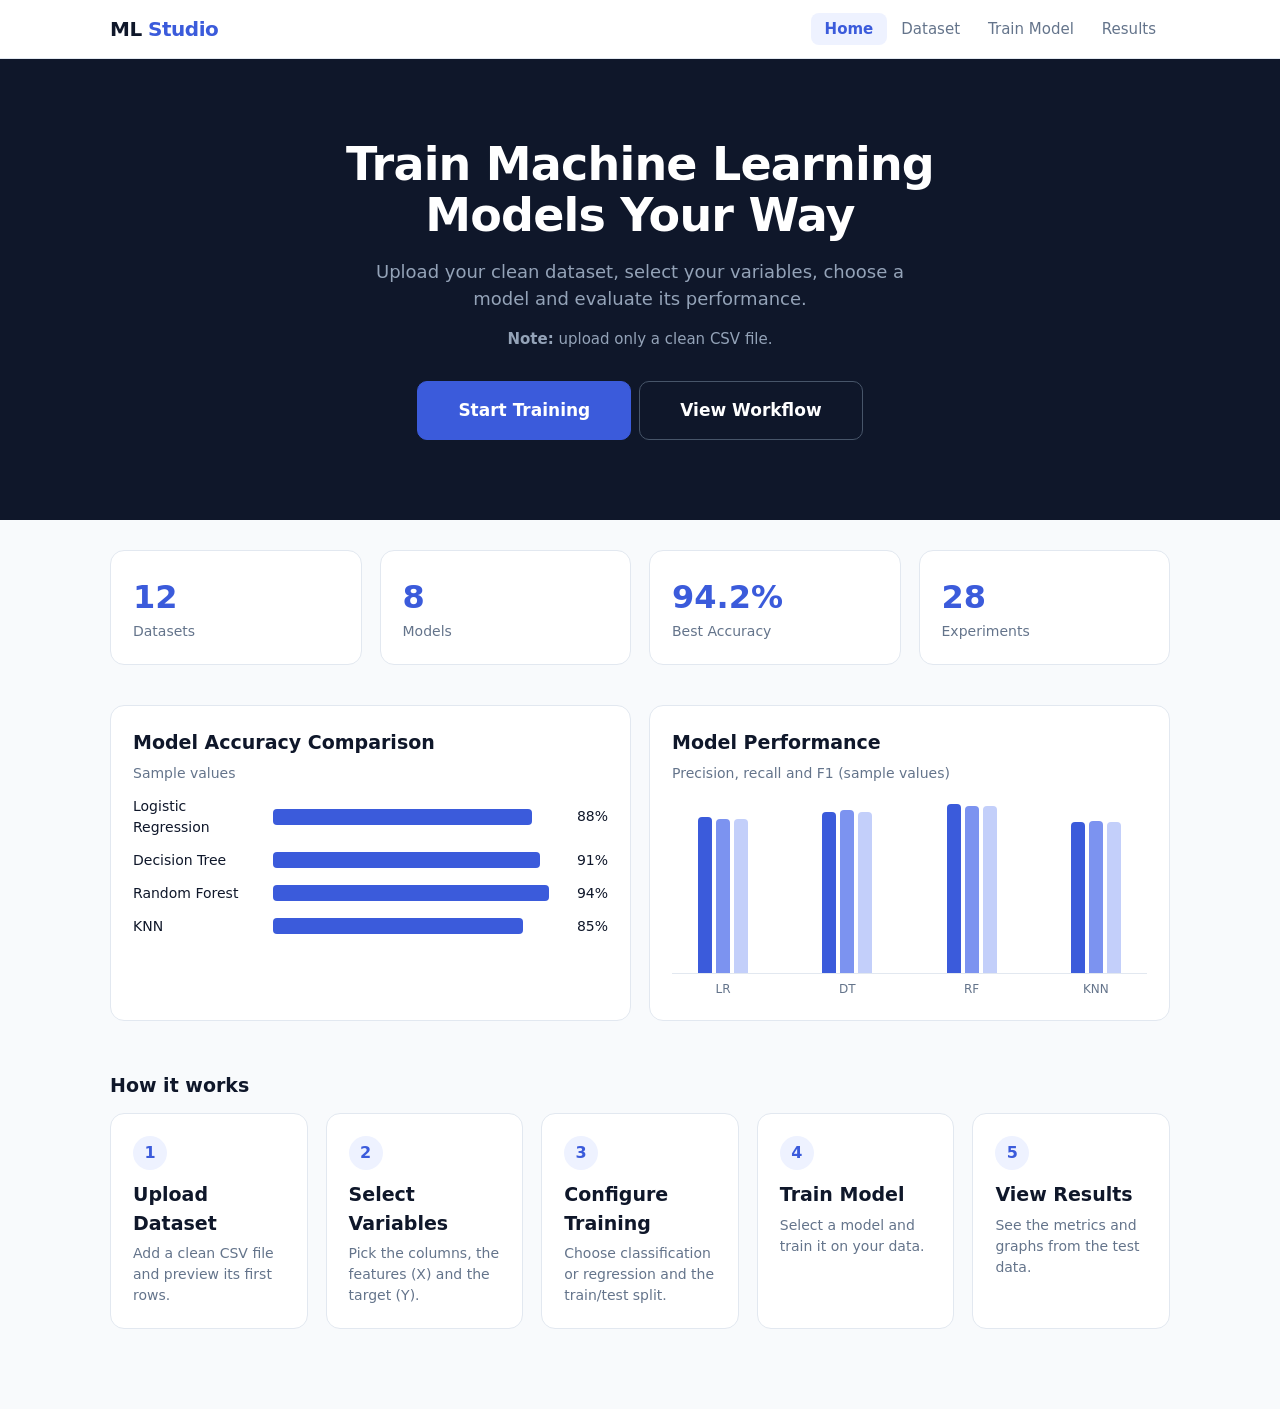
<file: index.html>
<!DOCTYPE html>
<html lang="en"><head><meta charset="UTF-8"><meta name="viewport" content="width=device-width, initial-scale=1">
<title>ML Studio</title><link rel="stylesheet" href="style.css"></head>
<body data-page="home">
<div id="top"></div>
<section class="hero">
  <h1>Train Machine Learning Models Your Way</h1>
  <p>Upload your clean dataset, select your variables, choose a model and evaluate its performance.</p>
  <p style="font-size:15px;margin-top:-14px"><b>Note:</b> upload only a clean CSV file.</p>
  <a class="btn big" href="upload.html">Start Training</a><a class="btn big out" href="#workflow">View Workflow</a>
</section>
<main>
  <div class="grid g4" style="margin-bottom:20px">
    <div class="card stat"><div class="n">12</div><div class="l">Datasets</div></div>
    <div class="card stat"><div class="n">8</div><div class="l">Models</div></div>
    <div class="card stat"><div class="n">94.2%</div><div class="l">Best Accuracy</div></div>
    <div class="card stat"><div class="n">28</div><div class="l">Experiments</div></div>
  </div>
  <div class="grid g2">
    <div class="card"><h2>Model Accuracy Comparison</h2><p class="mute">Sample values</p><div id="bars"></div></div>
    <div class="card"><h2>Model Performance</h2><p class="mute">Precision, recall and F1 (sample values)</p><div id="cols"></div></div>
  </div>
  <h2 id="workflow" style="margin:30px 0 14px">How it works</h2>
  <div class="grid g5">
    <div class="card step"><div class="n">1</div><h2>Upload Dataset</h2><p>Add a clean CSV file and preview its first rows.</p></div>
    <div class="card step"><div class="n">2</div><h2>Select Variables</h2><p>Pick the columns, the features (X) and the target (Y).</p></div>
    <div class="card step"><div class="n">3</div><h2>Configure Training</h2><p>Choose classification or regression and the train/test split.</p></div>
    <div class="card step"><div class="n">4</div><h2>Train Model</h2><p>Select a model and train it on your data.</p></div>
    <div class="card step"><div class="n">5</div><h2>View Results</h2><p>See the metrics and graphs from the test data.</p></div>
  </div>
</main>
<script src="script.js"></script></body></html>
</file>
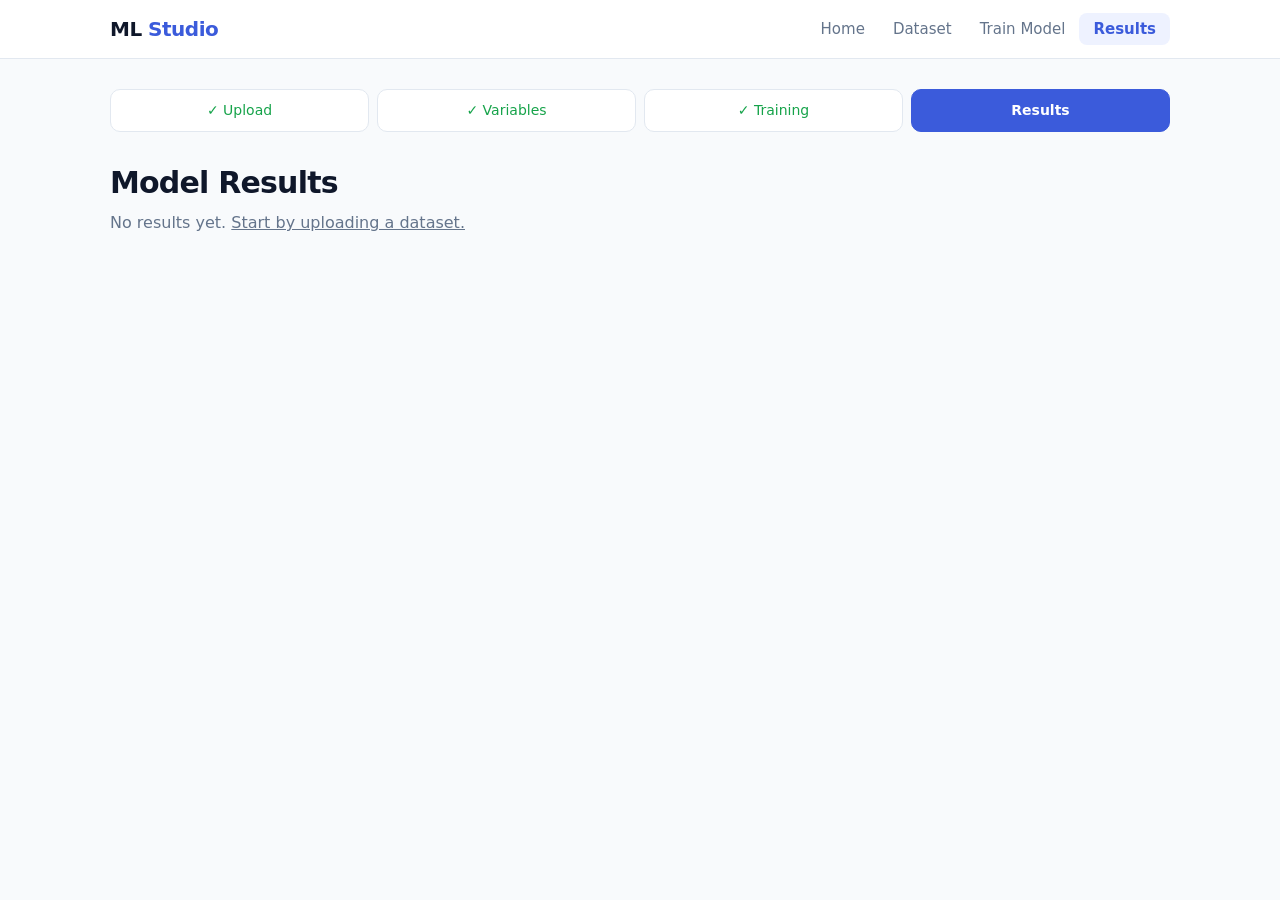
<file: result.html>
<!DOCTYPE html>
<html lang="en"><head><meta charset="UTF-8"><meta name="viewport" content="width=device-width, initial-scale=1">
<title>ML Studio</title><link rel="stylesheet" href="style.css"></head>
<body data-page="result">
<div id="top"></div>
<main>
  <div id="steps"></div>
  <h1>Model Results</h1>
  <p class="sub" id="none"></p>
  <div id="out" class="hide">
    <div class="grid g4" id="metrics" style="margin-bottom:20px"></div>
    <div class="grid g2 res" id="imgs"></div>
    <div class="grid g2">
      <div class="card"><h2>Summary</h2><div class="sum" id="sum" style="margin-top:12px"></div></div>
      <div class="card"><h2>Model Status</h2><p class="ok">✓ Model trained successfully</p><p class="ok">✓ Testing completed</p><p class="ok">✓ Results generated</p></div>
    </div>
    <a class="btn" href="upload.html">Train Another Model</a>
  </div>
</main>
<script src="script.js"></script></body></html>
</file>
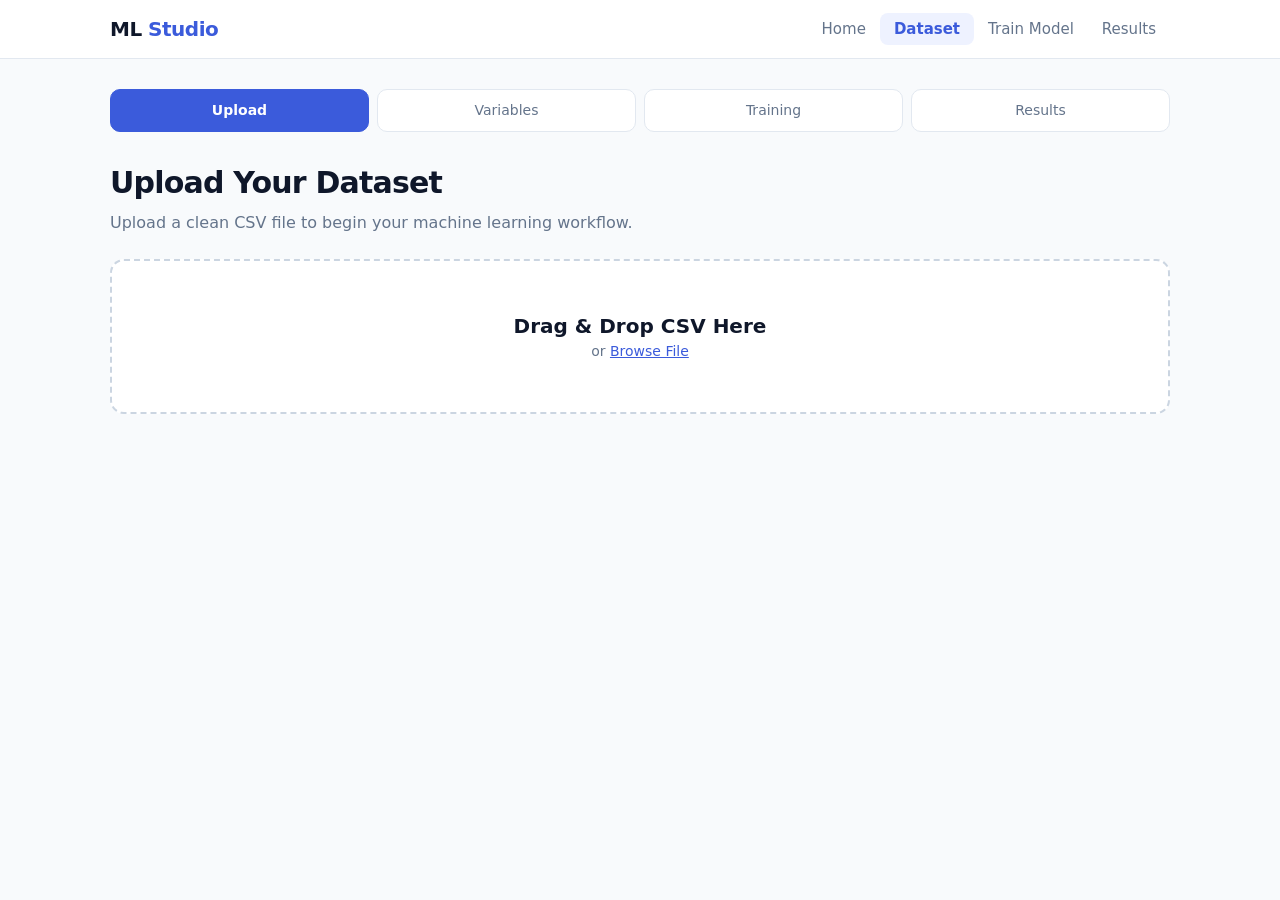
<file: train.html>
<!DOCTYPE html>
<html lang="en"><head><meta charset="UTF-8"><meta name="viewport" content="width=device-width, initial-scale=1">
<title>ML Studio</title><link rel="stylesheet" href="style.css"></head>
<body data-page="train">
<div id="top"></div>
<main>
  <div id="steps"></div>
  <h1>Train Your Model</h1>
  <p class="sub">Check your setup, pick a model and train it.</p>
  <div class="card"><h2>Configuration Summary</h2><div class="sum" id="sum" style="margin-top:12px"></div></div>
  <div class="card"><h2>Select Model</h2><div class="grid g5" id="models" style="margin-top:12px"></div></div>
  <a class="btn light" href="upload.html">Back</a>
  <button class="btn big" id="go">Train Model</button>
  <p class="err" id="err"></p>
</main>
<script src="script.js"></script></body></html>
</file>
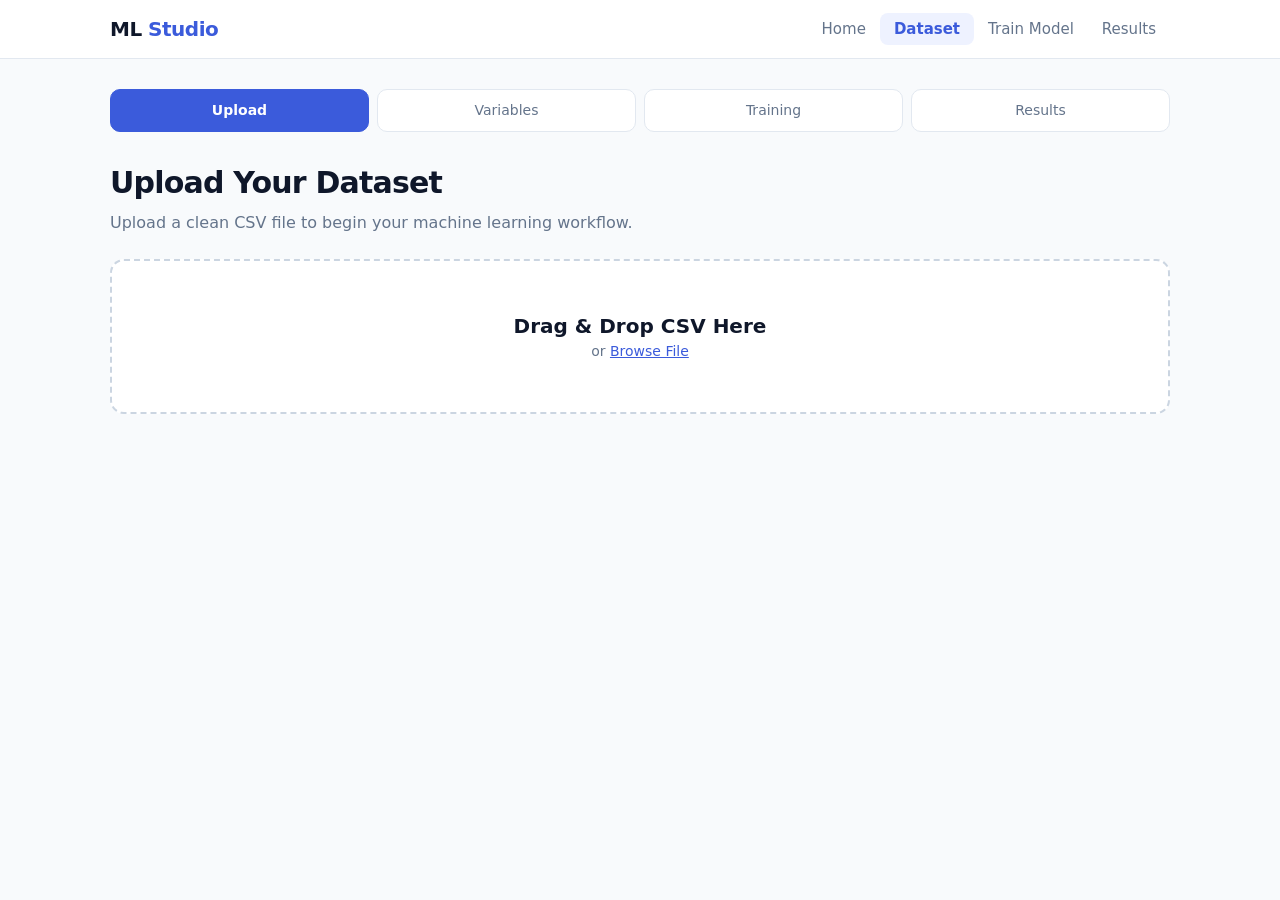
<file: upload.html>
<!DOCTYPE html>
<html lang="en"><head><meta charset="UTF-8"><meta name="viewport" content="width=device-width, initial-scale=1">
<title>ML Studio</title><link rel="stylesheet" href="style.css"></head>
<body data-page="upload">
<div id="top"></div>
<main>
  <div id="steps"></div>
  <h1>Upload Your Dataset</h1>
  <p class="sub">Upload a clean CSV file to begin your machine learning workflow.</p>
  <div class="drop" id="drop"><b>Drag &amp; Drop CSV Here</b><p class="mute">or <u>Browse File</u></p></div>
  <input type="file" id="file" accept=".csv" class="hide">
  <p class="err" id="err"></p>

  <div id="loaded" class="hide">
    <div class="card" style="margin-top:20px">
      <h2 id="fname"></h2><p id="fsize" class="mute"></p><p class="ok">✓ Dataset uploaded successfully</p>
    </div>
    <div class="card"><h2>Dataset Preview</h2><div class="tbl" id="preview"></div></div>

    <div class="card"><h2>Select Columns</h2>
      <div class="row"><input type="text" id="search" placeholder="Search columns">
        <button class="btn light" id="all">Select All</button><button class="btn light" id="none">Clear All</button>
        <span class="mute" id="count"></span></div>
      <div class="chips" id="cols"></div></div>

    <div class="card"><h2>Feature Variables (X)</h2><p class="mute">Choose one or more.</p>
      <div class="chips" id="xs"></div>
      <h2 style="margin-top:18px">Target Variable (Y)</h2><select id="y"></select>
      <p style="margin-top:14px"><b id="xy"></b></p></div>

    <div class="card"><h2>Problem Type</h2>
      <div class="grid g2" style="margin-top:12px">
        <div class="pick" data-p="Classification"><b>Classification</b><span>Predict a category, like yes / no.</span></div>
        <div class="pick" data-p="Regression"><b>Regression</b><span>Predict a number, like a price.</span></div></div></div>

    <div class="card"><h2>Train / Test Split</h2>
      <div class="row" id="splits"></div>
      <div class="split"><div id="trainbar" style="background:var(--acc)"></div><div id="testbar" style="background:#94a3b8"></div></div></div>
    <button class="btn big" id="next">Continue to Training</button>
    <p class="err" id="err2"></p>
  </div>
</main>
<script src="script.js"></script></body></html>
</file>
<file: style.css>
:root{--ink:#0f172a;--mute:#64748b;--line:#e2e8f0;--bg:#f8fafc;--acc:#3b5bdb;--accl:#eef2ff;--ok:#16a34a}
*{box-sizing:border-box;margin:0}
body{font-family:system-ui,-apple-system,"Segoe UI",Roboto,sans-serif;color:var(--ink);background:var(--bg);line-height:1.5}
a{color:inherit;text-decoration:none}
.top{background:#fff;border-bottom:1px solid var(--line);position:sticky;top:0;z-index:5}
.top div{max-width:1100px;margin:auto;padding:14px 20px;display:flex;align-items:center;justify-content:space-between;flex-wrap:wrap;gap:10px}
.logo{font-weight:700;font-size:20px;letter-spacing:-.5px}.logo b{color:var(--acc)}
nav a{padding:7px 14px;border-radius:8px;color:var(--mute);font-size:15px}
nav a:hover{background:var(--bg)}nav a.on{background:var(--accl);color:var(--acc);font-weight:600}
main{max-width:1100px;margin:auto;padding:30px 20px 60px}
h1{font-size:30px;letter-spacing:-.8px}h2{font-size:19px;margin-bottom:6px}.sub{color:var(--mute);margin:6px 0 24px}
.hero{background:var(--ink);color:#fff;padding:80px 20px;text-align:center}
.hero h1{font-size:46px;max-width:720px;margin:auto;line-height:1.1}
.hero p{color:#94a3b8;max-width:560px;margin:18px auto 30px;font-size:18px}
.btn{display:inline-block;padding:12px 24px;border-radius:10px;font-weight:600;border:1px solid var(--acc);background:var(--acc);color:#fff;cursor:pointer;font-size:15px}
.btn:hover{opacity:.9}.btn.out{background:transparent;border-color:#475569;color:#fff;margin-left:8px}
.btn.big{padding:16px 40px;font-size:17px}.btn:disabled{background:#cbd5e1;border-color:#cbd5e1;cursor:not-allowed}
.btn.light{background:#fff;color:var(--ink);border-color:var(--line)}
.card{background:#fff;border:1px solid var(--line);border-radius:14px;padding:22px;margin-bottom:20px}
.grid{display:grid;gap:18px}.g4{grid-template-columns:repeat(auto-fit,minmax(200px,1fr))}.g2{grid-template-columns:repeat(auto-fit,minmax(320px,1fr))}.g5{grid-template-columns:repeat(auto-fit,minmax(170px,1fr))}
.stat .n{font-size:32px;font-weight:700;color:var(--acc)}.stat .l{color:var(--mute);font-size:14px}
.bar{display:flex;align-items:center;gap:10px;margin:12px 0;font-size:14px}.bar span:first-child{width:130px}
.bar i{display:block;height:16px;background:var(--acc);border-radius:4px}.bar .t{flex:1}
.cols{display:flex;align-items:flex-end;gap:22px;height:190px;padding-top:10px;border-bottom:1px solid var(--line)}
.cols div{flex:1;display:flex;flex-direction:column;align-items:center;justify-content:flex-end;height:100%}
.cols p{display:flex;align-items:flex-end;gap:4px;height:100%}.cols i{width:14px;border-radius:4px 4px 0 0;background:var(--acc)}
.cols i:nth-child(2){background:#7c93f0}.cols i:nth-child(3){background:#c3cffa}
.lab{display:flex;gap:22px;font-size:12px;color:var(--mute);margin-top:6px}.lab span{flex:1;text-align:center}
.step .n{width:34px;height:34px;border-radius:50%;background:var(--accl);color:var(--acc);font-weight:700;display:flex;align-items:center;justify-content:center;margin-bottom:10px}
.step p{color:var(--mute);font-size:14px}
.steps{display:flex;gap:8px;margin-bottom:28px;flex-wrap:wrap}
.steps span{flex:1;min-width:110px;padding:10px;border-radius:10px;background:#fff;border:1px solid var(--line);text-align:center;font-size:14px;color:var(--mute)}
.steps .done{color:var(--ok)}.steps .now{background:var(--acc);color:#fff;border-color:var(--acc);font-weight:600}
.drop{border:2px dashed #cbd5e1;border-radius:14px;background:#fff;padding:50px 20px;text-align:center;cursor:pointer}
.drop:hover,.drop.over{border-color:var(--acc);background:var(--accl)}.drop b{font-size:20px;display:block}.drop u{color:var(--acc)}
.ok{color:var(--ok);font-weight:600}.hide{display:none}
.tbl{overflow-x:auto}table{border-collapse:collapse;width:100%;font-size:14px}
th{background:var(--bg);text-align:left;padding:9px 12px;border-bottom:1px solid var(--line)}td{padding:9px 12px;border-bottom:1px solid var(--line)}
.chips{display:flex;flex-wrap:wrap;gap:8px;margin:12px 0}
.chip{border:1px solid var(--line);border-radius:8px;padding:7px 12px;font-size:14px;cursor:pointer;background:#fff;display:flex;gap:7px;align-items:center}
.chip:has(input:checked){background:var(--accl);border-color:var(--acc)}
input[type=text],select{padding:10px 12px;border:1px solid var(--line);border-radius:8px;font-size:15px;min-width:220px;background:#fff}
.row{display:flex;gap:10px;align-items:center;flex-wrap:wrap}.mute{color:var(--mute);font-size:14px}
.pick{border:2px solid var(--line);border-radius:14px;padding:22px;cursor:pointer;background:#fff}
.pick.on{border-color:var(--acc);background:var(--accl)}.pick b{font-size:18px;display:block}.pick span{color:var(--mute);font-size:14px}
.split{display:flex;height:34px;border-radius:8px;overflow:hidden;margin-top:14px;font-size:13px;color:#fff;font-weight:600}
.split div{display:flex;align-items:center;justify-content:center}
.sum{display:grid;grid-template-columns:repeat(auto-fit,minmax(170px,1fr));gap:16px}.sum small{color:var(--mute);display:block}.sum b{font-weight:600}
.res img{width:100%;border-radius:8px}.err{color:#b91c1c;margin-top:12px}
@media(max-width:600px){.hero h1{font-size:32px}}
</file>
